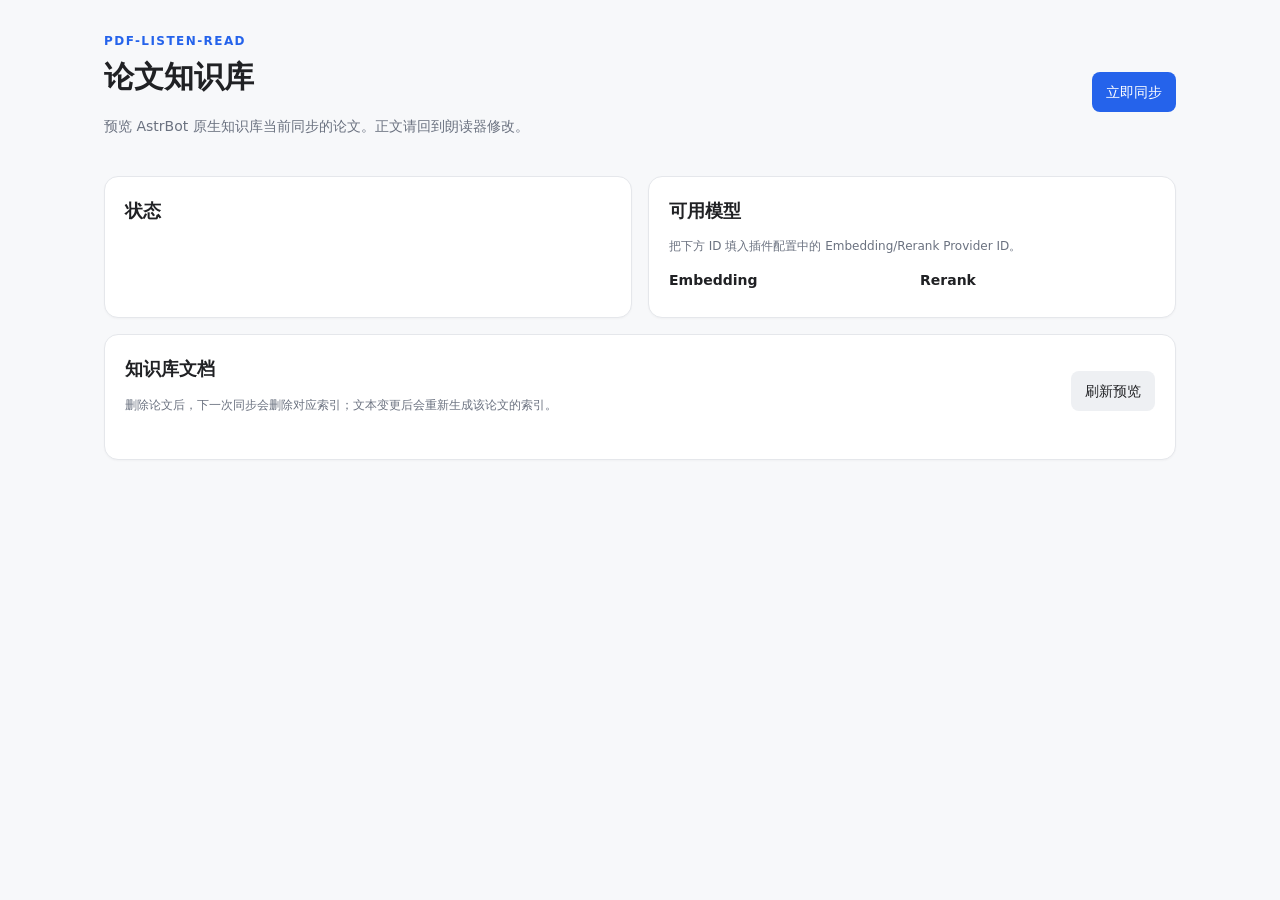
<file: astrbot_plugin_pdf_library_kb/pages/knowledge/index.html>
<!doctype html>
<html lang="zh-CN">
  <head>
    <meta charset="utf-8" />
    <meta name="viewport" content="width=device-width, initial-scale=1" />
    <title>论文知识库</title>
    <link rel="stylesheet" href="./style.css" />
  </head>
  <body>
    <main class="page">
      <header class="header">
        <div>
          <p class="eyebrow">PDF-LISTEN-READ</p>
          <h1>论文知识库</h1>
          <p class="muted">预览 AstrBot 原生知识库当前同步的论文。正文请回到朗读器修改。</p>
        </div>
        <button id="sync" class="primary">立即同步</button>
      </header>

      <section class="grid">
        <article class="card stats-card">
          <h2>状态</h2>
          <dl id="stats"></dl>
          <p id="status" class="status"></p>
        </article>
        <article class="card">
          <h2>可用模型</h2>
          <p class="muted small">把下方 ID 填入插件配置中的 Embedding/Rerank Provider ID。</p>
          <div class="provider-columns">
            <div><h3>Embedding</h3><ul id="embedding"></ul></div>
            <div><h3>Rerank</h3><ul id="rerank"></ul></div>
          </div>
        </article>
      </section>

      <section class="card">
        <div class="section-heading">
          <div><h2>知识库文档</h2><p class="muted small">删除论文后，下一次同步会删除对应索引；文本变更后会重新生成该论文的索引。</p></div>
          <button id="reload" class="secondary">刷新预览</button>
        </div>
        <div id="documents" class="documents"></div>
      </section>
    </main>
    <script type="module" src="./app.js"></script>
  </body>
</html>
</file>
<file: astrbot_plugin_pdf_library_kb/pages/knowledge/style.css>
:root { --bg: #f7f8fa; --card: #fff; --text: #202124; --muted: #6b7280; --line: #e5e7eb; --blue: #2563eb; --danger: #b91c1c; }
* { box-sizing: border-box; }
body { margin: 0; background: var(--bg); color: var(--text); font: 14px/1.6 system-ui, -apple-system, BlinkMacSystemFont, "Segoe UI", sans-serif; }
.page { max-width: 1120px; margin: 0 auto; padding: 32px 24px 48px; }
.header, .section-heading { display: flex; align-items: center; justify-content: space-between; gap: 20px; }
.eyebrow { margin: 0; color: var(--blue); font-weight: 700; letter-spacing: .12em; font-size: 12px; }
h1 { margin: 2px 0 4px; font-size: 30px; }
h2 { margin: 0 0 12px; font-size: 18px; }
h3 { margin: 0 0 6px; font-size: 14px; }
.muted { color: var(--muted); }
.small { font-size: 12px; }
.grid { display: grid; grid-template-columns: 1fr 1fr; gap: 16px; margin: 24px 0 16px; }
.card { background: var(--card); border: 1px solid var(--line); border-radius: 14px; padding: 20px; box-shadow: 0 1px 2px #00000008; }
button { border: 0; border-radius: 8px; padding: 9px 14px; cursor: pointer; font: inherit; }
button:disabled { opacity: .6; cursor: wait; }
.primary { color: white; background: var(--blue); }
.secondary { color: var(--text); background: #eef0f3; }
dl { margin: 0; }
dl > div { display: flex; justify-content: space-between; gap: 20px; padding: 7px 0; border-bottom: 1px solid var(--line); }
dt { color: var(--muted); } dd { margin: 0; text-align: right; max-width: 65%; overflow: hidden; text-overflow: ellipsis; white-space: nowrap; }
.status { margin: 14px 0 0; font-size: 12px; } .status.ok { color: #15803d; } .status.error { color: var(--danger); }
.provider-columns { display: grid; grid-template-columns: 1fr 1fr; gap: 16px; }
ul { margin: 0; padding: 0; list-style: none; } li { display: flex; flex-direction: column; gap: 2px; padding: 7px 0; border-bottom: 1px solid var(--line); } li span { color: var(--muted); font-size: 12px; }
code { word-break: break-all; }
.documents { margin-top: 12px; } .document { border-top: 1px solid var(--line); padding: 10px 0; } summary { cursor: pointer; display: flex; justify-content: space-between; gap: 16px; } .title { font-weight: 600; } .meta { color: var(--muted); font-size: 12px; }
.document-body { padding: 12px 0 4px 20px; color: var(--muted); } .document-body p { margin: 3px 0; } pre { max-height: 320px; overflow: auto; white-space: pre-wrap; color: var(--text); background: #f3f4f6; border-radius: 8px; padding: 12px; margin-top: 10px; }
.empty { padding: 18px 0; }
@media (max-width: 720px) { .grid, .provider-columns { grid-template-columns: 1fr; } .header, .section-heading, summary { align-items: flex-start; flex-direction: column; } dd { max-width: 55%; } }
</file>
